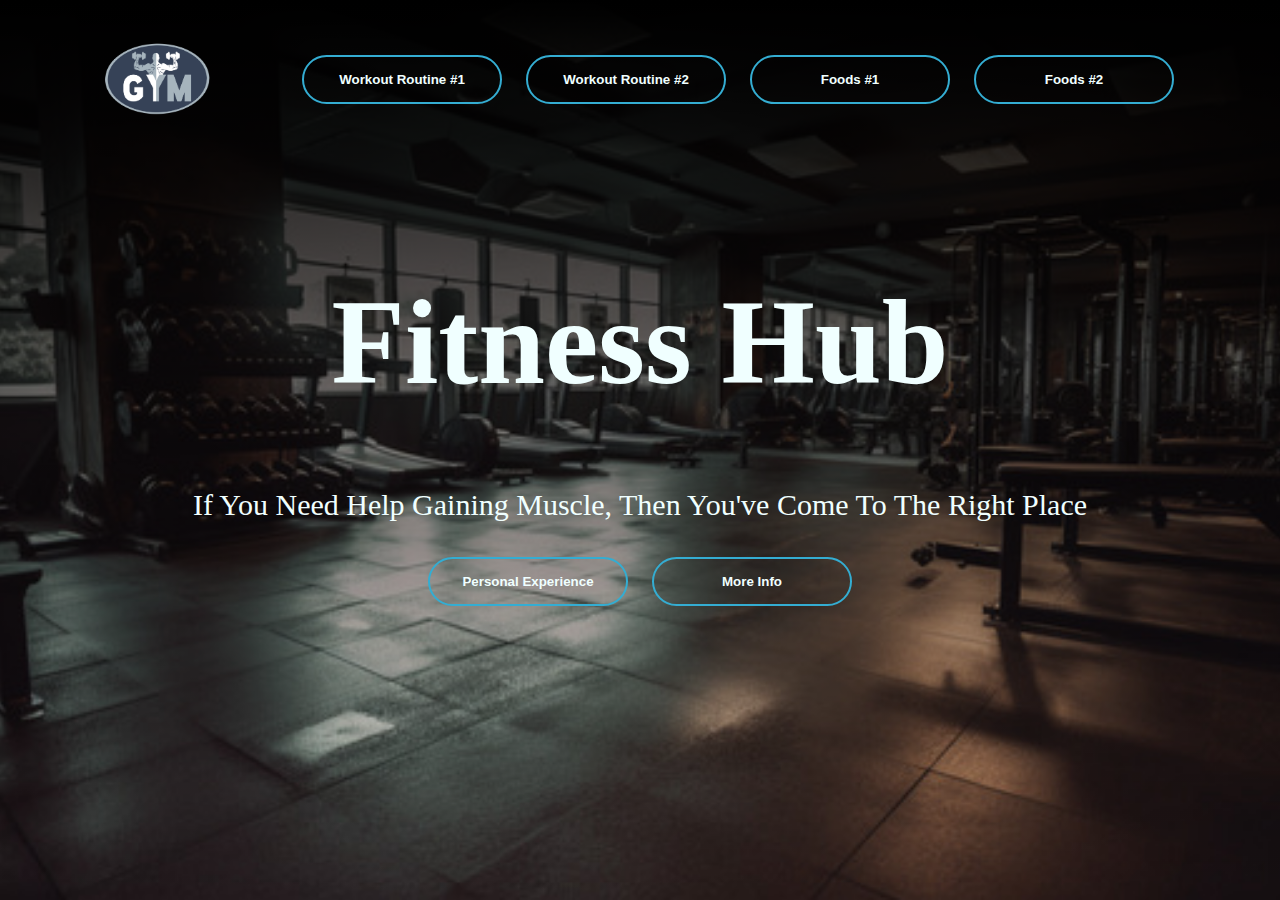
<file: index.html>
<!DOCTYPE html>
<html>
<head>
    
  <title>How to Gain Muscles</title>
  <link rel="stylesheet" href="style.css">
  </head>

  <body>
<div class="banner">
  <div class="navbar">
    <img src="fitness-and-gym-logo-free-png.png" class="logo">
    <ul>
      <a href="workoutroutine.html"><button type="button"><span></span>Workout Routine #1</button></a>       
      <a href="workoutroutine2.html"><button type="button"><span></span>Workout Routine #2</button></a>          
      <a href="foods.html"><button type="button"><span></span>Foods #1</button></a>     
      <a href="foods2.html"><button type="button"><span></span>Foods #2</button></a>     
    </ul>
  </div>
  <div class="content">
    <h1>Fitness Hub</h1>
    <p>If You Need Help Gaining Muscle, Then You've Come To The Right Place</p>
    <div>
      <a href="personalexperience.html"><button type="button"><span></span>Personal Experience</button></a>   
      <a href="moreinfo.html"><button type="button"><span></span> More Info</button></a>
    </div>
  </div>
<body>
  
</body>
</div>
  </body>
  </html>
</file>
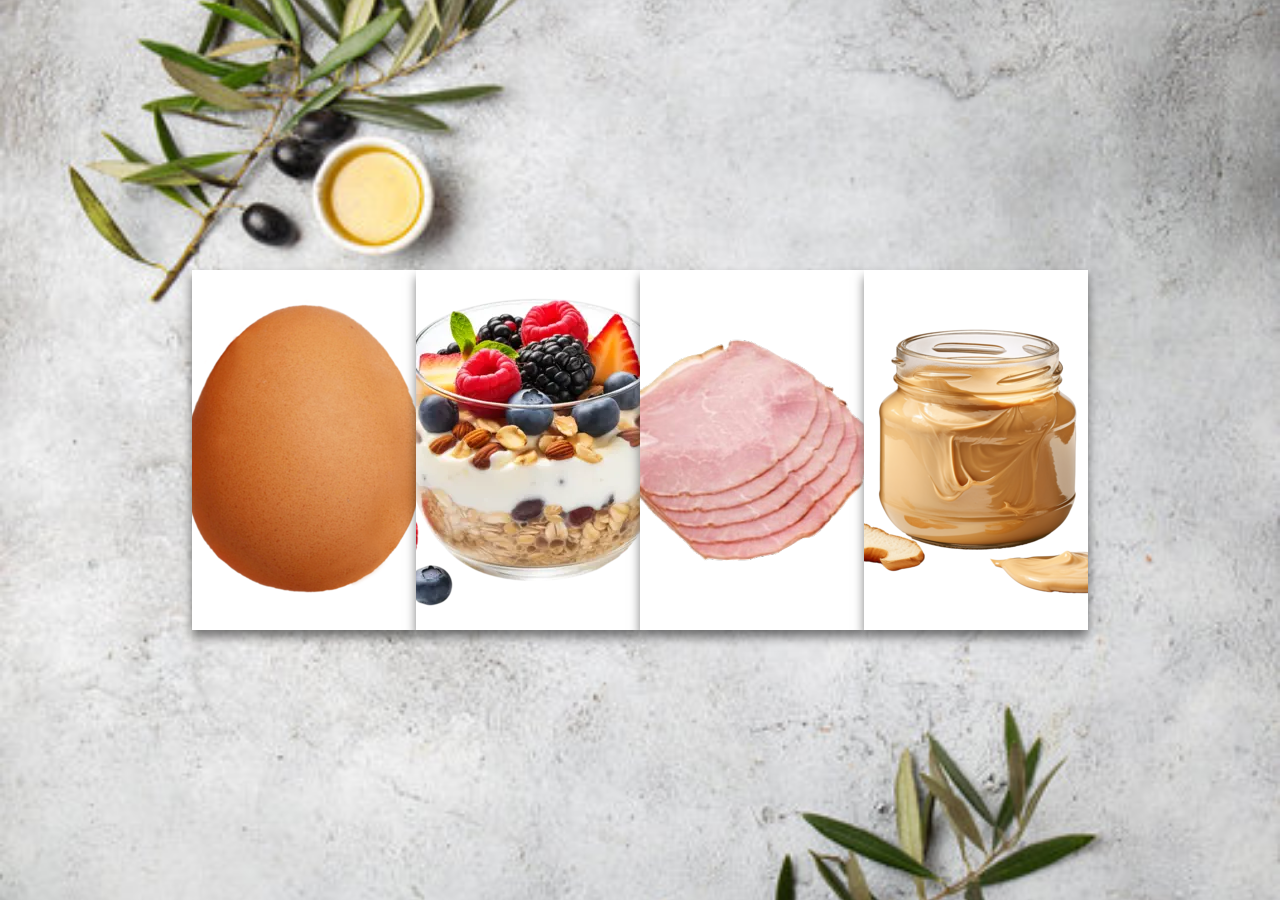
<file: foods.html>
<!DOCTYPE html>
<html lang="en">
<head>
    <title>Foods</title>
    <link rel="stylesheet" type="text/css" href="styles4.css">
</head>
<header>
</header>
<body>
    <div class="wrapper">
        <div class="card">
            <img src="pngtree-isolated-egg-on-transparent-background-png-image_6636091.png" alt="">
            <div class="info">
                <h2><b>Eggs</b></h2> 
                <p>
                    <ul>
                        <b><li>High Quality Protein</li>
                        <li> High Amount of Leucine</li>
                        <li>Affordable and Accesible</li>
                        <li>Rich in Vitamins & Minerals</li>
                        <li>Healthy Fats</li></b>
                    </ul>
                </p>
                
            </div>
        </div>

        <div class="card">
            <img src="pngtree-granola-and-berry-yoghurt-in-a-glass-generative-ai-png-image_11887437.png" alt="">
            <div class="info">
                <h2><b>Granola & Yogurt</b></h2>
                <p>
                    <ul>
                        <b><li>Good Source of Protein</li>
                        <li> High Amounts of Carbs</li>
                        <li>Improves Sleep</li>
                        <li>Contains Calcium</li>
                        <li>Excellent Source of Fiber</li></b>
                    </ul>
                </p>
               
            </div>
        </div>

        <div class="card">
            <img src="pngimg.com - ham_PNG65.png" alt="">
            <div class="info">
                <h2><b>Ham & Turkey</b></h2>
                <p>
                    <ul>
                        <b><li>Rich in Protein</li>
                        <li> Good Souce of Vitamin B</li>
                        <li>Good Source of Minerals</li>
                        <li>Rich in energising nutrients</li>
                        <li>Low Saturated Fats</li></b>
                    </ul>
                </p>
                    </div>
                </div>

                <div class="card">
                    <img src="pngtree-peanut-peanut-butter-jar-of-peanut-butter-png-image_11477969.png" alt="">
                    <div class="info">
                        <h2><b>Peanut Butter</b></h2>
                        <p>
                            <ul>
                                <b><li>High Amount of Protein</li>
                                <li> Monosaturated Fats</li>
                                <li>Vitamins & Minerals</li>
                                <li>Affordability</li>
                                <li>Easy to Customize</li></b>
                            </ul>
                        </p>
                        
            </div>
        </div>
    </div>
</body>
</html>
</file>
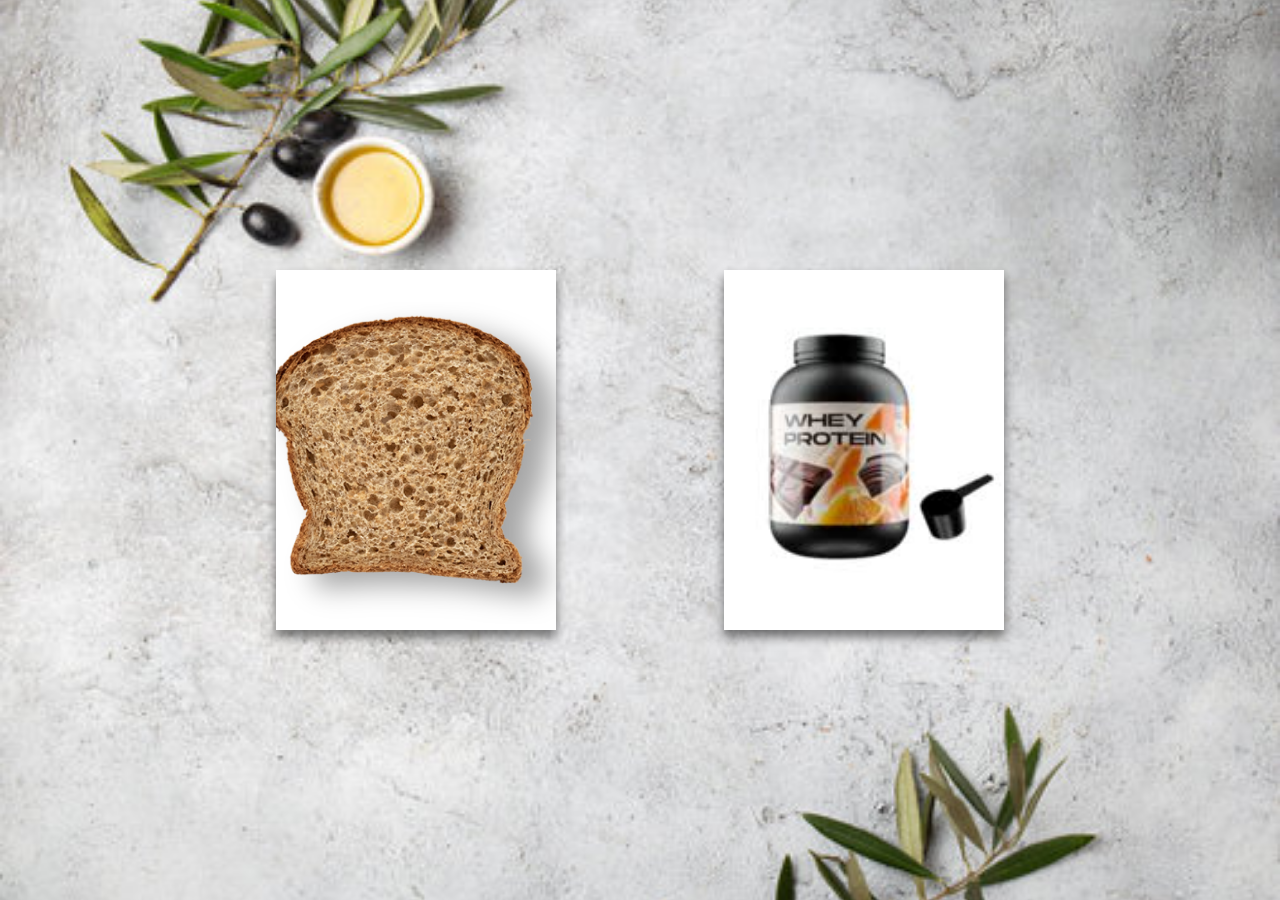
<file: foods2.html>
<!DOCTYPE html>
<html lang="en">
<head>
    <title>Foods</title>
    <link rel="stylesheet" type="text/css" href="styles5.css">
</head>
<header>
</header>
<body>
    <div class="wrapper">
        <div class="card">
            <img src="SHB-Bread-Slices_Whole_LittleBigBread-1.png" alt="">
            <div class="info">
                <h2><b>Whole Grain Bread</b></h2> 
                <p>
                    <ul>
                        <b><li>High Quality Protein</li>
                        <li> High Amount of Fiber</li>
                        <li>Easily Customizable</li>
                        <li>Good Amount of Carbs</li>
                        </b>
                    </ul>
                </p>
                
            </div>
        </div>

        <div class="card">
            <img src="Unknown.jpeg" alt="">
            <div class="info">
                <h2><b>Whey Protein</b></h2>
                <p>
                    <ul>
                        <b><li>Boost Muscle Protein</li>
                        <li> High Amount of Leucine</li>
                        <li>Amino Acid absorbed Quickly</li>

                        <li>Best Tasting Protein Powder</li></b>
                    </ul>
                </p>
               
            </div>
        </div>
</body>
</html>
</file>
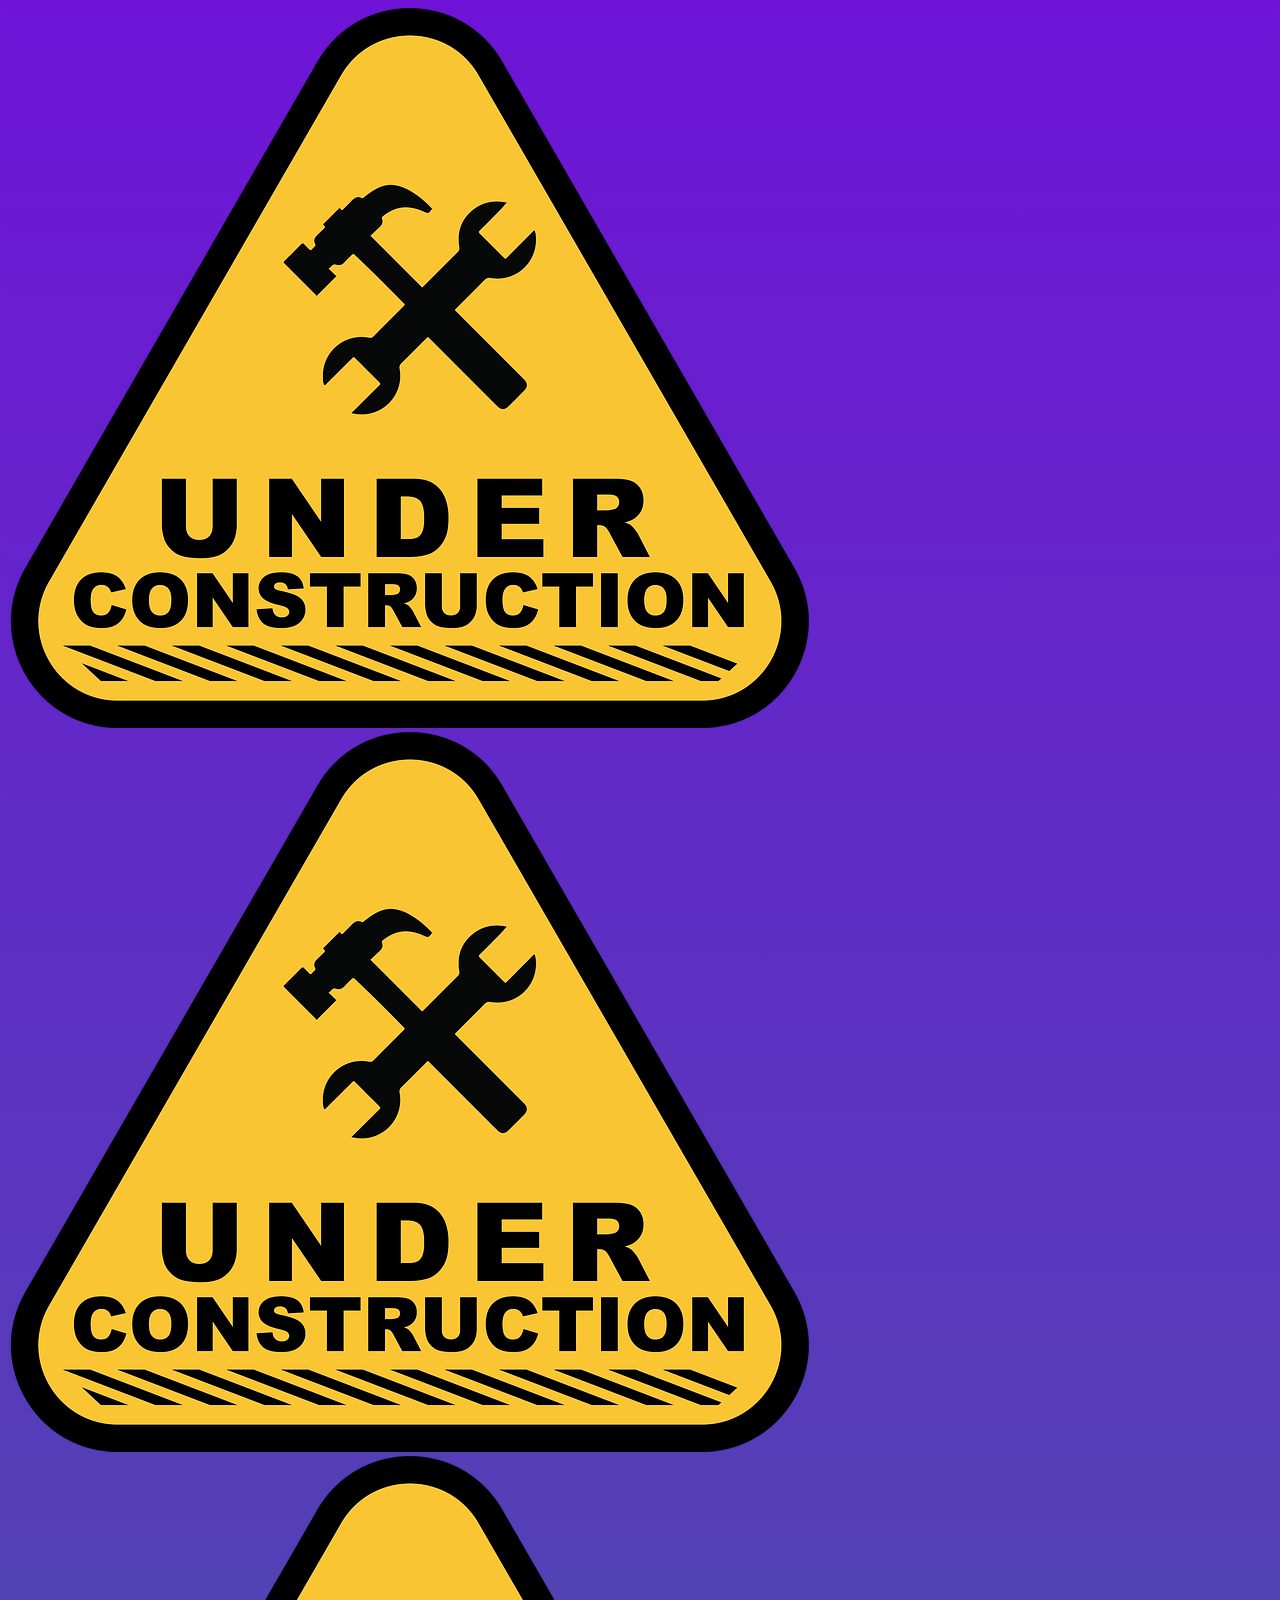
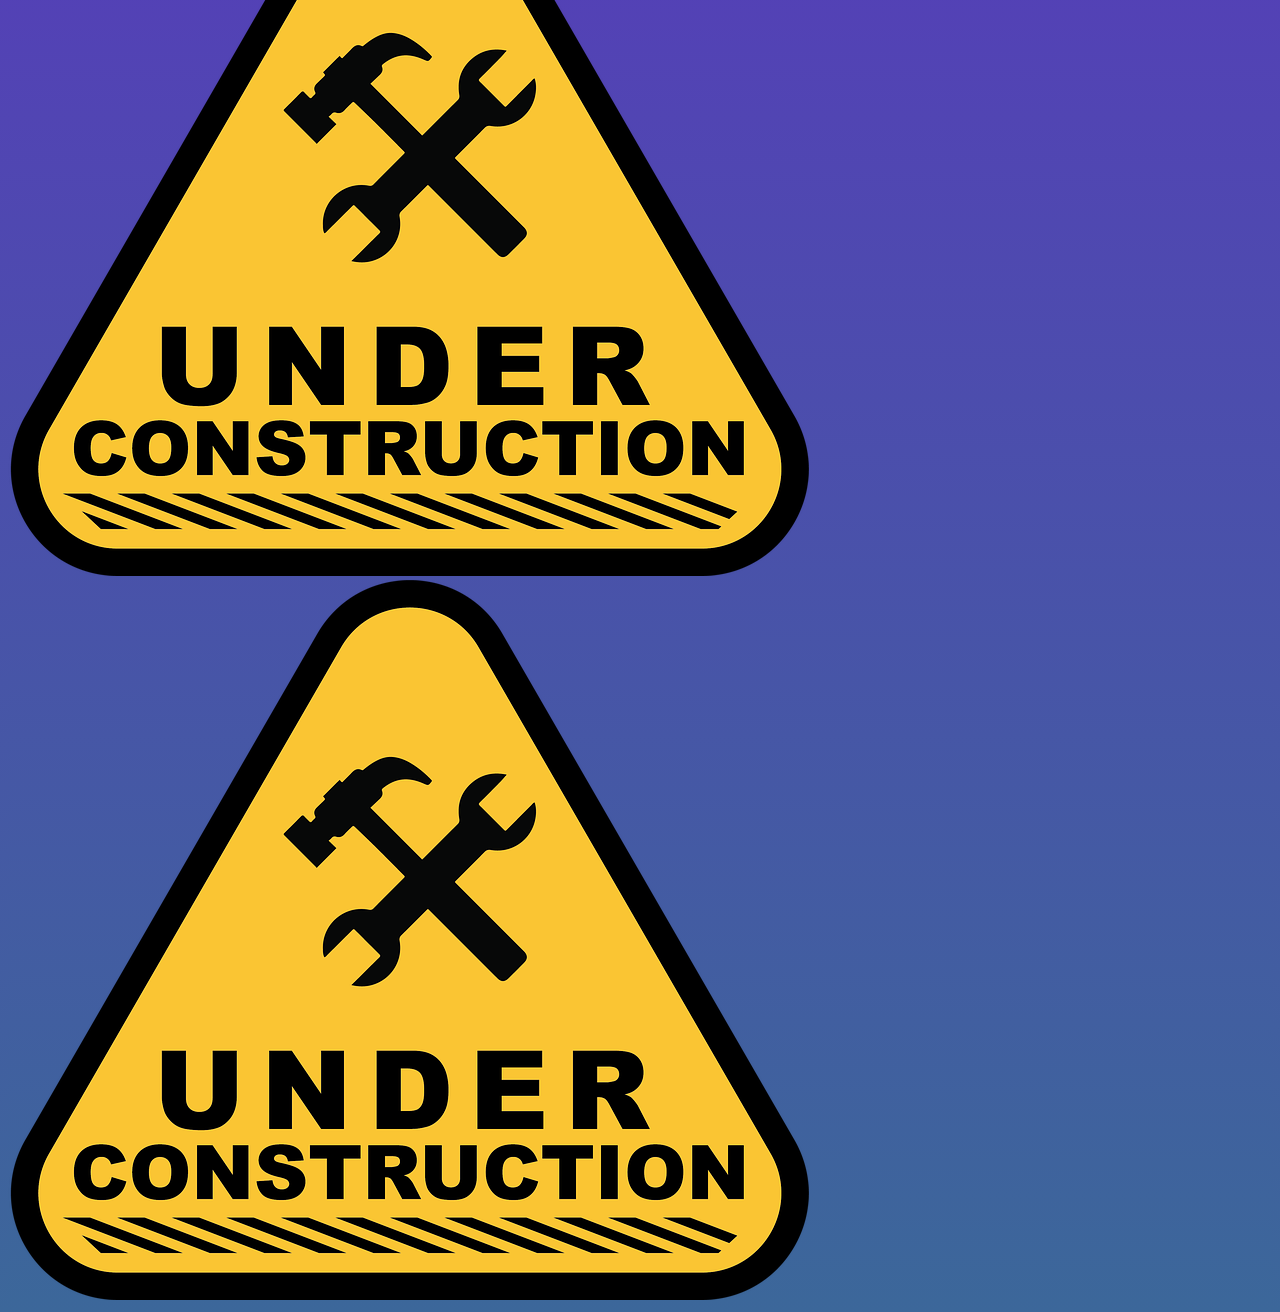
<file: moreinfo.html>
<!DOCTYPE html>
<html>
<head>
<link rel="stylesheet" href="styles6.css">
</head>
<body>
    
<img src="Under-Construction-Sign.png" alt="">
<img src="Under-Construction-Sign.png" alt="">
<img src="Under-Construction-Sign.png" alt="">
<img src="Under-Construction-Sign.png" alt="">
</body>
</html>
</file>
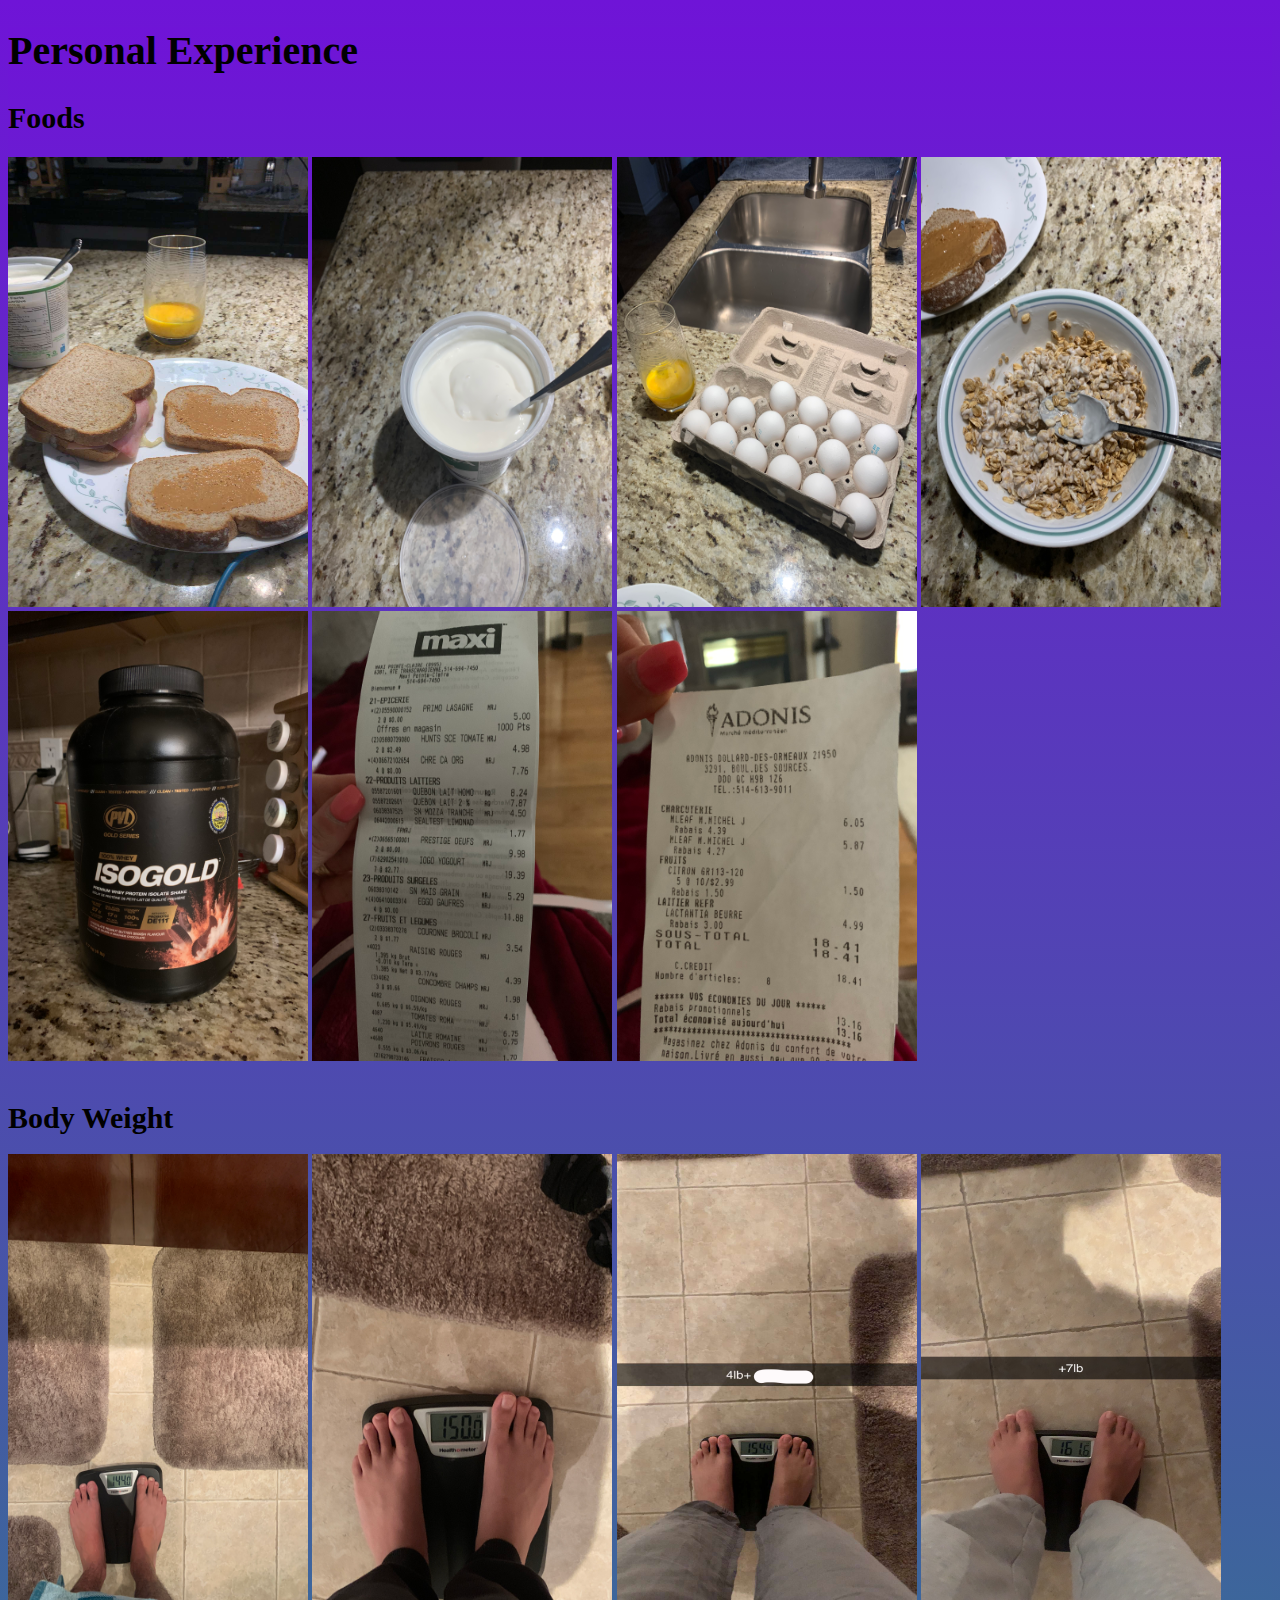
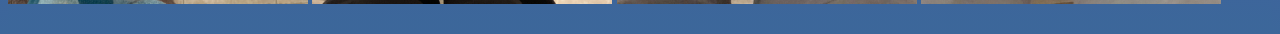
<file: personalexperience.html>
<!DOCTYPE html>
<html>
<head>
    <title>Personal Experience</title>
<link rel="stylesheet" href="styles6.css">
</head>
<body>
    <head>
        <h1>Personal Experience</h1>
    </head>
    <h5><b>Foods</b></h5>
<img src="IMG_5492.JPG" alt="" style="height: 450px;width: 300px;">
<img src="IMG_5384.jpg" alt="" style="height: 450px;width: 300px;">
<img src="IMG_5382.jpg" alt="" style="height: 450px;width: 300px;">
<img src="IMG_5515.jpg" alt="" style="height: 450px;width: 300px;">
<img src="IMG_5519.jpg" alt="" style="height: 450px;width: 300px;">
<img src="IMG_5394.jpg" alt="" style="height: 450px;width: 300px;">
<img src="IMG_5395.jpg" alt="" style="height: 450px;width: 300px;">

<br>
<br>
<h3><b>Body Weight</b></h3>
<img src="IMG_5413.jpg" alt="" style="height: 450px;width: 300px;">
<img src="IMG_5518.jpg" alt="" style="height: 450px;width: 300px;">
<img src="IMG_5495.jpg" alt="" style="height: 450px;width: 300px;">
<img src="IMG_5457.JPG" alt="" style="height: 450px;width: 300px;">
<br>
<br>
<!--<h2><b>Body Before</b></h2>
<img src="IMG_5496.jpg" alt="" style="height: 400px;width: 400px;">
<img src="IMG_5500.JPG" alt="" style="height: 450px;width: 300px;">
<br>
<br>
<h4><b>Body After</b></h4>
<img src="IMG_5502.JPG" alt="" style="height: 450px;width: 300px;">
<img src="IMG_5501.jpg" alt="" style="height: 450px;width: 300px;">
<img src="IMG_5497.JPG" alt="" style="height: 450px;width: 300px;">
</body>
</html>-->
</file>
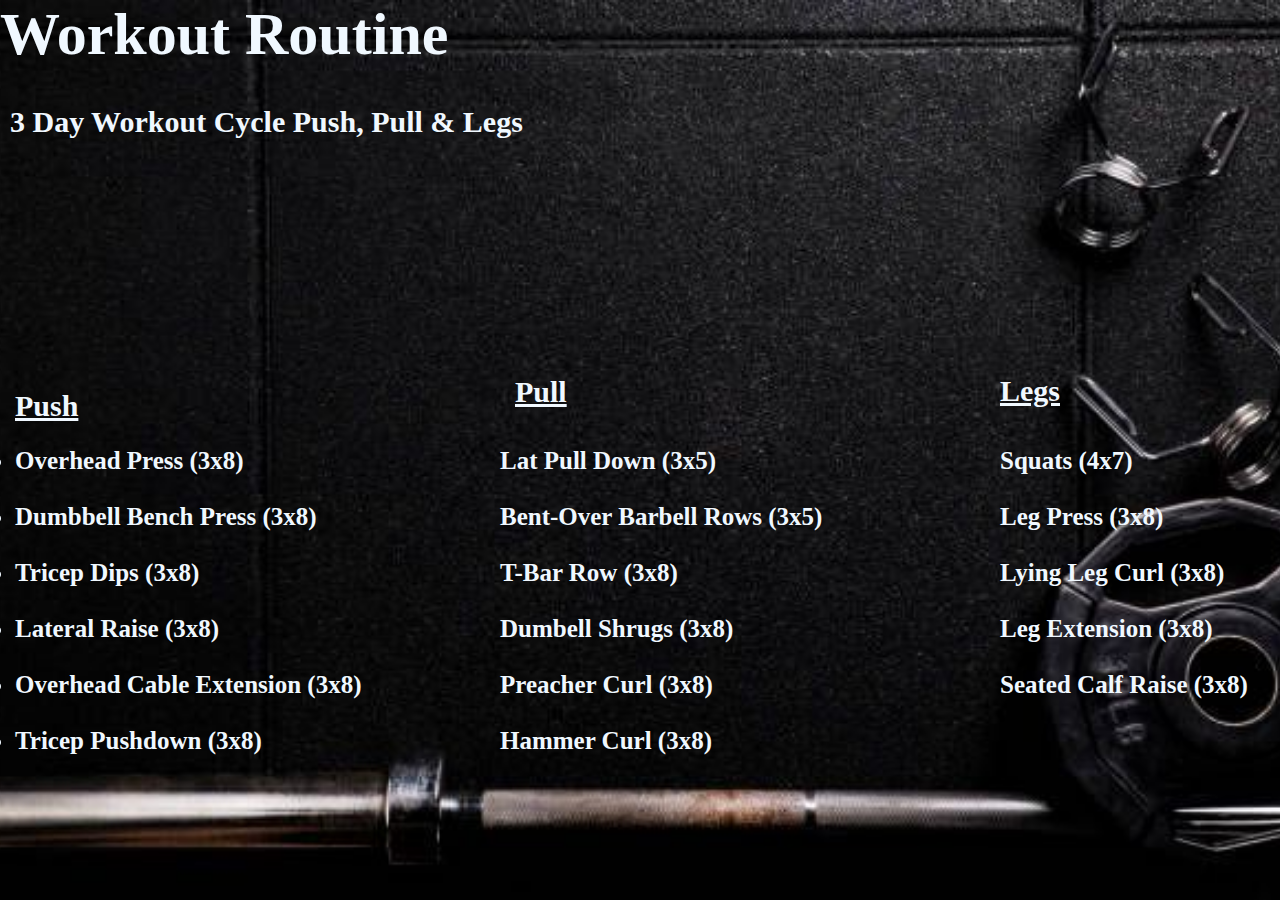
<file: workoutroutine.html>
<!DOCTYPE html>
<html lang="en">
<head>
   <title>Workout Routine</title>
   <link rel="stylesheet" href="styles2.css">
   <style>
      body {
         background-color: rgb(135, 93, 173);
         color: aliceblue;
      }
   </style>
   </head>
<body>
<b><h1 style="font-size: 60px;">Workout Routine</h1>
</b>
<br>
<br>
<header>
<h3 style="font-size: 30px;">3 Day Workout Cycle Push, Pull & Legs</h3>
</header>
<div class="wrapper">
<!--<img class="img-ppl" src="unnamed.png" alt="">-->
<div class="img-ppl"></div>
<header>
<h4 style="font-size: 30px;"><b><u>Push</u></b></h4>
</header>
</div>
<header>
<h5 style="font-size: 25px;">
   <ul>
      <br>
      <li>Overhead Press (3x8)</li>
      <br>
      <li>Dumbbell Bench Press (3x8)</li>
      <br>
      <li>Tricep Dips (3x8)</li>
      <br>
      <li>Lateral Raise (3x8)</li>
      <br>
      <li>Overhead Cable Extension (3x8)</li>
      <br>
      <li>Tricep Pushdown (3x8)</li>
   </ul>
   <header>
      <h6 style="font-size: 30px;"><b><u>Pull</u></b></h6>
   </header>
</h5>
</header>
</body> 
<head>
</head>
</html>

<span class="custom-heading">
   <ul>
      <br>
      
      <b>Lat Pull Down (3x5)
      <br>
      <br>
      Bent-Over Barbell Rows (3x5)
      <br>
      <br>
      T-Bar Row (3x8)
      <br>
      <br>
      Dumbell Shrugs (3x8)
      <br>
      <br>
      Preacher Curl (3x8)
      <br>
      <br>
      Hammer Curl (3x8)
</b>
   </ul>
</span>
<span class="custom-heading2">

<b><u>Legs</u></b>
</span>
<span class="custom-heading3">
   <ul>
      <br>
      <b>Squats (4x7)
      <br>
      <br>
      Leg Press (3x8)
      <br>
      <br>
      Lying Leg Curl (3x8)
      <br>
      <br>
      Leg Extension (3x8)
      <br>
      <br>
      Seated Calf Raise (3x8)
      
</b>
   </ul>
   </span>
</head>
<body>
    
</body>
</html>
</file>
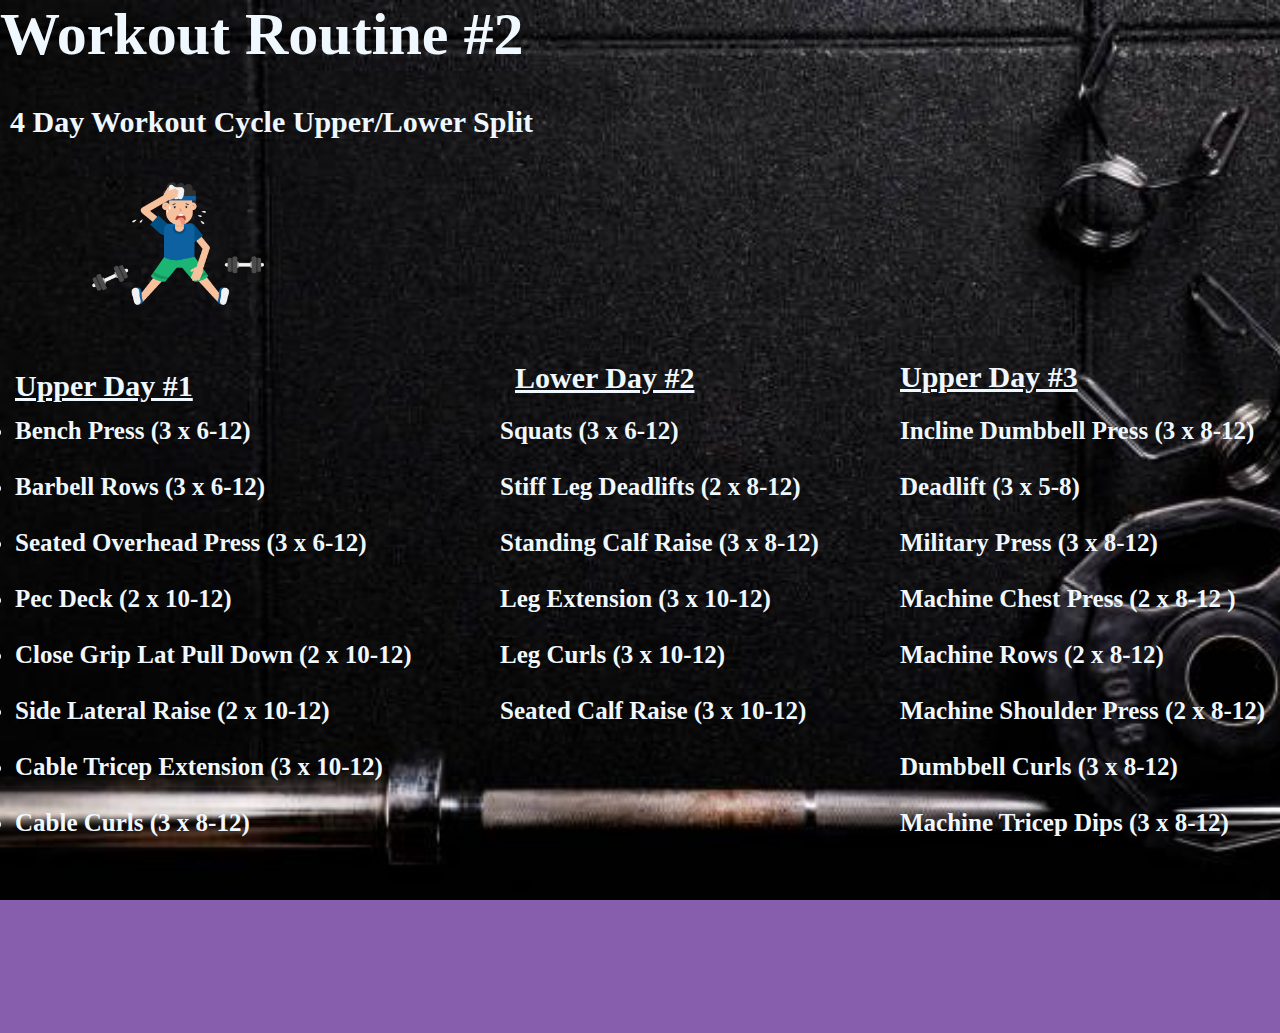
<file: workoutroutine2.html>
<!DOCTYPE html>
<html lang="en">
<head>
   <title>Workout Routine #2</title>
   <link rel="stylesheet" href="styles3.css">
   <style>
      body {
         background-color: rgb(135, 93, 173);
         color: aliceblue;
      }
   </style>
   </head>
<body>
<b><h1 style="font-size: 60px;">Workout Routine #2</h1>
</b>
<br>
<br>
<header>
<h3 style="font-size: 30px;">4 Day Workout Cycle Upper/Lower Split</h3>
</header>
<div class="wrapper">
<!--<img class="img-ppl" src="unnamed.png" alt="">-->
<div class="img-ppl"></div>
<header>
<h4 style="font-size: 30px;"><b><u>Upper Day #1</u></b></h4>
</header>
</div>
<header>
<h5 style="font-size: 25px;">
   <ul>
      <br>
      <li>Bench Press (3 x 6-12)</li>
      <br>
      <li>Barbell Rows (3 x 6-12)</li>
      <br>
      <li>Seated Overhead Press (3 x 6-12)</li>
      <br>
      <li>Pec Deck (2 x 10-12)</li>
      <br>
      <li>Close Grip Lat Pull Down (2 x 10-12)</li>
      <br>
      <li>Side Lateral Raise (2 x 10-12)</li>
      <br>
      <li>Cable Tricep Extension (3 x 10-12)</li>
      <br>
      <li>Cable Curls (3 x 8-12)</li>
   </ul>
   <header>
      <h6 style="font-size: 30px;"><b><u>Lower Day #2</u></b></h6>
   </header>
</h5>
</header>
</body> 
<head>
</head>
</html>

<span class="custom-heading">
   <ul>
      <br>
      
      <b>Squats (3 x 6-12)
      <br>
      <br>
     Stiff Leg Deadlifts (2 x 8-12)
      <br>
      <br>
     Standing Calf Raise (3 x 8-12)
      <br>
      <br>
      Leg Extension (3 x 10-12)
      <br>
      <br>
      Leg Curls (3 x 10-12)
      <br>
      <br>
      Seated Calf Raise (3 x 10-12)
</b>
   </ul>
</span>
<span class="custom-heading2">

<b><u>Upper Day #3</u></b>
</span>
<span class="custom-heading3">
   <ul>
      <br>
      <b>Incline Dumbbell Press (3 x 8-12)
      <br>
      <br>
     Deadlift (3 x 5-8)
      <br>
      <br>
     Military Press (3 x 8-12)
      <br>
      <br>
      Machine Chest Press (2 x 8-12 )
      <br>
      <br>
     Machine Rows (2 x 8-12)
     <br>
     <br>
     Machine Shoulder Press (2 x 8-12)
     <br>
     <br>
     Dumbbell Curls (3 x 8-12)
     <br>
     <br>
     Machine Tricep Dips (3 x 8-12)
</b>
   </ul>
   </span>
   <span class="custom-heading4">
      <b><u>Lower Day #4</u></b>
   </span>
   <span class="custom-heading5">
      <ul>
         <br>
      <b>Leg Press (3 x 10-12)
      <br>
      <br>
      Dumbbell Stiff Deadlifts (3 x 8)      
      <br>
      <br>
      Seated Calf Raise (3 x 10-15)
      <br>
      <br>
      Hack Squat (2 x 8-10)
      <br>
      <br>
      Seated Leg Curl (2 x 10-12)
     
   </b>
      </ul>
   </span>
</head>
<body>
    
</body>
</html>
</file>
<file: style.css>
*{
    margin: 0;
    padding: 0;
    box-sizing: border-box;
    

}
.banner{
    height: 100vh;
    width: 100%;
    background-image: linear-gradient(rgba(0,0,0),rgba(0,0,0,0)), url(background.jpg);
    background-size: cover;
    background-position: center;
}
.navbar{
    width: 85%;
    margin: auto;
    padding: 35px 0;
    display: flex;
    align-items: center;
    justify-content: space-between;
}
.logo{
    width: 120px;
    cursor: pointer;
}
.navbar ul li{
    list-style: none;
    display: inline-block;
    margin: 0 20px;
    position: relative;
}
.navbar ul li a{
    text-decoration: none;
    color: azure;
    text-transform: uppercase;
    font-family:Verdana, Geneva, Tahoma, sans-serif
}

.navbar ul li::after{
    content: '';
    height: 3px;
    width: 0;
    background: #9d5aab;
    position: absolute;
    left: 0;
    bottom: -10px;
    transition: 0.5s;
}

.navbar ul li:hover::after{
    width: 100%
}
.content{
    width: 100%;
    position: absolute;
    top: 50%;
    transform: translateY(-50%);
    text-align: center;
    color: azure;
    
}
.content h1{
    font-size: 120px;
    margin-bottom: 80px;

}
.content p{
    margin: 20px auto;
    font-weight: 100;
    line-height: 25px;
    font-size: 30px;
}
button{
    width: 200px;
    padding: 15px 0;
    text-align: center;
    margin: 20px 10px;
    border-radius: 25px;
    font-weight: bold;
    border: 2px solid #34add2;
    background: transparent;
    color: azure;
    cursor: pointer;
    position: relative;
    overflow: hidden;

}

span{
    background: #34add2;
    height: 100%;
    width: 0;
    border-radius: 25px;
    position: absolute;
    left: 0;
    bottom: 0;
    z-index: -1;
    transition: 0.5s;
    
}
button:hover span{
    width: 100%;
}
button:hover{
    border: none;
}
</file>
<file: styles4.css>
*{
    box-sizing: border-box;
    font-family: 'Lato', sans-serif;
}

html, body{
    width: 100%;
    height: 100%;
    display: flex;
    justify-content: center;
    align-items: center;
    background: rgb(97, 61, 164);
    background-image: url(360_F_324679916_4QBRx6jfFFHd8jCbhLhVHGOmZn5eDUq7.jpg);
    background-repeat: no-repeat;
    background-position: left;
    position: absolute;
    background-size: cover;
    font-family: 'Times New Roman', Times, serif;
}



.wrapper{
    display: flex;
    width: 70%;
    justify-content: space-around;
}
.card{
    width: 280px;
    height: 360px;
    padding: 2rem 1rem;
    background: #fff;
    position: relative;
    display: flex;
    align-items: flex-end;
    box-shadow: 0px 7px 10px rgba(0,0,0,0.5);
    transition: 0.5s ease-in-out;
}
.card:hover{
    transform: translateY(20px);

}

.card:before{
    content: "";
    position: absolute;
    top: 0;
    left: 0;
    display: block;
    width: 100%;
    height: 100%;
    background: linear-gradient(to bottom, rgb(0,176,155,0.5), rgba(150,201,61,1));
    z-index: 2;
    transition: 0.5s all;
    opacity: 0;
}
.card:hover:before{
    opacity: 1;

}

.card img{
    width: 100%;
    height: 100%;
    object-fit: cover;
    position: absolute;
    top: 0;
    left: 0;
}

.card .info{
    position: relative;
    z-index: 3;
    color: #fff;
    opacity: 0;
    transform: translateY(30px);
    transition: 0.5s all;

}
.card:hover .info{
    opacity: 1;
    transform: translateY(0px);
}

.card .info h1{
    margin: 0;
}

.card.info p{
    letter-spacing: 1px;
    font-size: 15px;
    margin-top: 8px;
    margin-bottom: 20px;
}

.card.info .btn{
    text-decoration: none;
    padding: 0.5rem 1rem;
    background: #fff;
    color: #000;
    font-size: 14px;
    font-weight: bold;
    cursor: pointer;
    transition: 0.4s ease-in-out;
}
h2 b{
    font-size: 40px;
    color: black;
    font-family: Cambria, Cochin, Georgia, Times, 'Times New Roman', serif;
}
li{
    font-size: 20px;
font-family:Cambria, Cochin, Georgia, Times, 'Times New Roman', serif;
color: black;
}
</file>
<file: styles5.css>
*{
    box-sizing: border-box;
    font-family: 'Lato', sans-serif;
}

html, body{
    width: 100%;
    height: 100%;
    display: flex;
    justify-content: center;
    align-items: center;
    background: rgb(97, 61, 164);
    background-image: url(360_F_324679916_4QBRx6jfFFHd8jCbhLhVHGOmZn5eDUq7.jpg);
    background-repeat: no-repeat;
    background-position: left;
    position: absolute;
    background-size: cover;
    font-family: 'Times New Roman', Times, serif;
}



.wrapper{
    display: flex;
    width: 70%;
    justify-content: space-around;
}
.card{
    width: 280px;
    height: 360px;
    padding: 2rem 1rem;
    background: #fff;
    position: relative;
    display: flex;
    align-items: flex-end;
    box-shadow: 0px 7px 10px rgba(0,0,0,0.5);
    transition: 0.5s ease-in-out;
}
.card:hover{
    transform: translateY(20px);

}

.card:before{
    content: "";
    position: absolute;
    top: 0;
    left: 0;
    display: block;
    width: 100%;
    height: 100%;
    background: linear-gradient(to bottom, rgb(0,176,155,0.5), rgba(150,201,61,1));
    z-index: 2;
    transition: 0.5s all;
    opacity: 0;
}
.card:hover:before{
    opacity: 1;

}

.card img{
    width: 100%;
    height: 100%;
    object-fit: cover;
    position: absolute;
    top: 0;
    left: 0;
}

.card .info{
    position: relative;
    z-index: 3;
    color: #fff;
    opacity: 0;
    transform: translateY(30px);
    transition: 0.5s all;

}
.card:hover .info{
    opacity: 1;
    transform: translateY(0px);
}

.card .info h1{
    margin: 0;
}

.card.info p{
    letter-spacing: 1px;
    font-size: 15px;
    margin-top: 8px;
    margin-bottom: 20px;
}

.card.info .btn{
    text-decoration: none;
    padding: 0.5rem 1rem;
    background: #fff;
    color: #000;
    font-size: 14px;
    font-weight: bold;
    cursor: pointer;
    transition: 0.4s ease-in-out;
}
h2 b{
    font-size: 40px;
    color: black;
    font-family: Cambria, Cochin, Georgia, Times, 'Times New Roman', serif;
}
li{
    font-size: 20px;
font-family:Cambria, Cochin, Georgia, Times, 'Times New Roman', serif;
color: black;
}
</file>
<file: styles6.css>
*{
    box-sizing: border-box;
    font-family: 'Lato', sans-serif;
}

html, body{
    background-image: linear-gradient(rgb(111, 20, 215),rgb(60, 103, 154))
    
   
}
h1 {
    font-size: 40px;
    font-family: Georgia, 'Times New Roman', Times, serif;
}
h2 b{
    font-size: 30px;
    font-family: Georgia, 'Times New Roman', Times, serif;
}
h3 b{
    font-size: 30px;
    font-family: Georgia, 'Times New Roman', Times, serif;
}
h4 b{
    font-size: 30px;
    font-family: Georgia, 'Times New Roman', Times, serif;
}
h5 b{
    font-size: 30px;
    font-family: Georgia, 'Times New Roman', Times, serif;
}
</file>
<file: styles2.css>
* { 
    margin: 0;
    padding: 0;
    box-sizing: border-box;
    

}
.wrapper{
    margin: 0 auto;
    width: 1000px;
}

.img-ppl {
    width: 300px;
    height: 200px;
    background-image: url(https://lh5.googleusercontent.com/proxy/t6sFuR-tS_gJopdc74zkQ-7qlbPJcYrwM9__H1_a1ZTd9J8gE4GPBVdd8kwfRWaf35yR42VzPztuAs2pmJrYBO6le8VuOjtAaPPOd99S);
    background-size: contain;
    background-repeat: no-repeat;
    background-position: left;
    position: absolute;
    left: 65px;
}
header h3 {
    transform: translateX(10px);
}

header h4 {
    transform: translateY(250px);
    position: absolute;
    left: 15px;
}

header h5 {
    transform: translateY(280px);
    position: absolute;
    left: 15px;
}
body{
    background-image: url(4cc8b1f71fc788aa146a33704bed9cc3.jpg);
    background-size: cover;
    background-repeat: no-repeat;
    background-position: center;
    background-attachment: fixed;
}
header h6 {
    transform: translateY(-380px);
    position: absolute;
    left: 500px;
}
.custom-heading {
    transform: translateY(280px);
    position: absolute;
    left: 500px;
    font-size: 25px;
    
   
}
.custom-heading2{

    transform: translateY(235px);
    position: absolute;
    left: 1000px;
    font-size: 30px;
}
.custom-heading3 {
    transform: translateY(280px);
    position: absolute;
    left: 1000px;
    font-size: 25px;
}
</file>
<file: styles3.css>
* { 
    margin: 0;
    padding: 0;
    box-sizing: border-box;
    

}
.wrapper{
    margin: 0 auto;
    width: 1000px;
}

.img-ppl {
    width: 1200px;
    height: 200px;
    background-image: url(Man_Tired_After_Workout_Cartoon.svg.png);
    background-size: contain;
    background-repeat: no-repeat;
    background-position: left;
    position: absolute;
    left: 5px;
}
header h3 {
    transform: translateX(10px);
}

header h4 {
    transform: translateY(230px);
    position: absolute;
    left: 15px;
}

header h5 {
    transform: translateY(250px);
    position: absolute;
    left: 15px;
}
body{
    background-image: url(4cc8b1f71fc788aa146a33704bed9cc3.jpg);
    background-size: cover;
    background-repeat: no-repeat;
    background-position: center;
    background-attachment: fixed;
}
header h6 {
    transform: translateY(-476px);
    position: absolute;
    left: 500px;
    width: 200px;

}
.custom-heading {
    transform: translateY(250px);
    position: absolute;
    left: 500px;
    font-size: 25px;
    
   
}
.custom-heading2{

    transform: translateY(221px);
    position: absolute;
    left: 900px;
    font-size: 30px;
}
.custom-heading3 {
    transform: translateY(250px);
    position: absolute;
    left: 900px;
    font-size: 25px;
}
.custom-heading4 {
    transform: translateY(215px);
    position: absolute;
    left: 1300px;
    font-size: 30px;
}

.custom-heading5 {
    transform: translateY(250px);
    position: absolute;
    left: 1300px;
    font-size: 25px;
}
</file>
